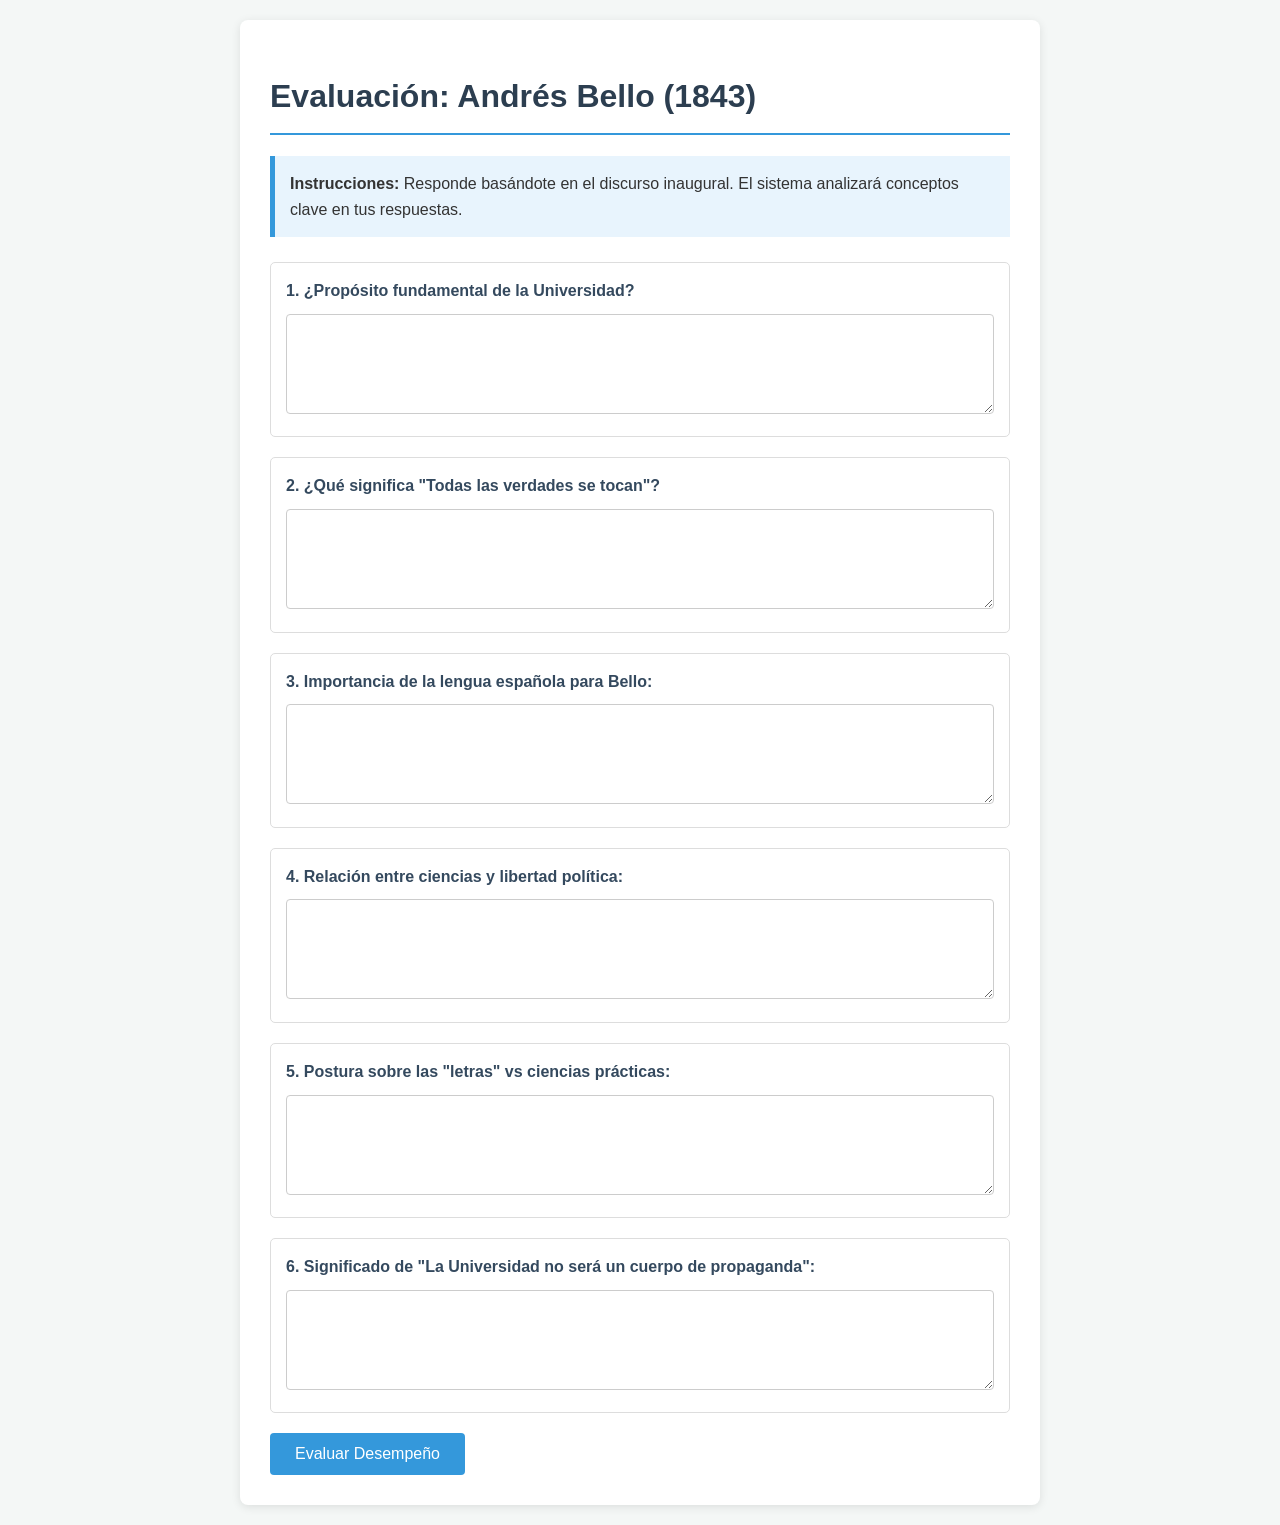
<file: index.html>
<!DOCTYPE html>
<html lang="es">
<head>
    <meta charset="UTF-8">
    <meta name="viewport" content="width=device-width, initial-scale=1.0">
    <title>Evaluación: Discurso de Andrés Bello (1843)</title>
    <style>
        body { font-family: 'Segoe UI', Tahoma, Geneva, Verdana, sans-serif; line-height: 1.6; color: #333; max-width: 800px; margin: 0 auto; padding: 20px; background-color: #f4f7f6; }
        .container { background: white; padding: 30px; border-radius: 8px; box-shadow: 0 2px 10px rgba(0,0,0,0.1); }
        h1 { color: #2c3e50; border-bottom: 2px solid #3498db; padding-bottom: 10px; }
        .instructions { background: #e8f4fd; padding: 15px; border-left: 5px solid #3498db; margin-bottom: 25px; }
        .question-block { margin-bottom: 20px; padding: 15px; border: 1px solid #ddd; border-radius: 5px; }
        label { font-weight: bold; display: block; margin-bottom: 10px; color: #34495e; }
        textarea { width: 100%; height: 100px; padding: 10px; border: 1px solid #ccc; border-radius: 4px; resize: vertical; box-sizing: border-box; }
        .btn-group { display: flex; gap: 10px; margin-top: 15px; flex-wrap: wrap; }
        button { background-color: #3498db; color: white; padding: 12px 25px; border: none; border-radius: 4px; cursor: pointer; font-size: 16px; transition: background 0.3s; }
        button:hover { background-color: #2980b9; }
        .btn-download { background-color: #27ae60; }
        .btn-download:hover { background-color: #219150; }
        #results { margin-top: 30px; display: none; }
        .feedback-item { padding: 10px; margin-top: 10px; border-radius: 4px; border: 1px solid #eee; }
        .correct { background-color: #d4edda; border-left: 5px solid #28a745; }
        .incorrect { background-color: #f8d7da; border-left: 5px solid #dc3545; }
        .score-display { font-size: 24px; font-weight: bold; margin-bottom: 20px; text-align: center; color: #2c3e50; }
        
        @media print {
            .instructions, button, textarea, .btn-group { display: none !important; }
            .container { box-shadow: none; border: none; }
            #results { display: block !important; }
            textarea { border: none; display: block !important; font-style: italic; }
        }
    </style>
</head>
<body>

<div class="container" id="main-content">
    <h1>Evaluación: Andrés Bello (1843)</h1>

    <div class="instructions">
        <strong>Instrucciones:</strong> Responde basándote en el discurso inaugural. El sistema analizará conceptos clave en tus respuestas.
    </div>

    <div id="quiz-form">
        <div class="question-block"><label>1. ¿Propósito fundamental de la Universidad?</label><textarea id="q1"></textarea></div>
        <div class="question-block"><label>2. ¿Qué significa "Todas las verdades se tocan"?</label><textarea id="q2"></textarea></div>
        <div class="question-block"><label>3. Importancia de la lengua española para Bello:</label><textarea id="q3"></textarea></div>
        <div class="question-block"><label>4. Relación entre ciencias y libertad política:</label><textarea id="q4"></textarea></div>
        <div class="question-block"><label>5. Postura sobre las "letras" vs ciencias prácticas:</label><textarea id="q5"></textarea></div>
        <div class="question-block"><label>6. Significado de "La Universidad no será un cuerpo de propaganda":</label><textarea id="q6"></textarea></div>

        <div class="btn-group">
            <button onclick="evaluateQuiz()">Evaluar Desempeño</button>
        </div>
    </div>

    <div id="results">
        <div class="score-display" id="total-score"></div>
        <div id="feedback-list"></div>
        <div class="btn-group">
            <button class="btn-download" onclick="window.print()">Descargar PDF</button>
            <button class="btn-download" onclick="downloadTXT()">Descargar Texto (.txt)</button>
        </div>
    </div>
</div>

<script>
    const evaluationCriteria = [
        { kw: ["progreso", "civilización", "cultura", "libertad"], fb: "Correcto. Bello destaca la universidad como pilar de la civilización." },
        { kw: ["conexión", "interdisciplinar", "conocimiento", "unión"], fb: "Bien. Se refiere a la unidad orgánica del saber humano." },
        { kw: ["identidad", "vínculo", "patrimonio", "comunicación"], fb: "Así es. La lengua es el lazo cultural de la nación." },
        { kw: ["ilustración", "pensamiento", "pueblo", "independencia"], fb: "Correcto. La ciencia garantiza una libertad real, no solo nominal." },
        { kw: ["equilibrio", "necesarias", "espíritu", "humana"], fb: "Excelente. Las letras cultivan la moral y el pensamiento crítico." },
        { kw: ["dogma", "política", "independencia", "autonomía"], fb: "Muy bien. Defiende la objetividad frente a facciones políticas." }
    ];

    function evaluateQuiz() {
        let score = 0;
        const feedbackList = document.getElementById('feedback-list');
        feedbackList.innerHTML = '';
        
        for (let i = 1; i <= 6; i++) {
            const answer = document.getElementById(`q${i}`).value.toLowerCase();
            const criteria = evaluationCriteria[i-1];
            const matched = criteria.kw.filter(word => answer.includes(word));
            
            let points = matched.length >= 2 ? 1 : (matched.length === 1 ? 0.5 : 0);
            score += points;

            const div = document.createElement('div');
            div.className = `feedback-item ${points >= 0.5 ? 'correct' : 'incorrect'}`;
            div.innerHTML = `<strong>P${i}:</strong> ${points === 1 ? criteria.fb : 'Incompleta. Faltaron conceptos como: ' + criteria.kw.slice(0,2).join(', ')}<br><small>Tu respuesta: ${answer}</small>`;
            feedbackList.appendChild(div);
        }

        document.getElementById('total-score').innerHTML = `Aprobación: ${Math.round((score/6)*100)}%`;
        document.getElementById('results').style.display = 'block';
        window.scrollTo(0, document.body.scrollHeight);
    }

    function downloadTXT() {
        let content = "RESULTADOS DE EVALUACIÓN - ANDRÉS BELLO\n";
        content += document.getElementById('total-score').innerText + "\n\n";
        
        for (let i = 1; i <= 6; i++) {
            content += `Pregunta ${i}: ${document.getElementById(`q${i}`).value}\n`;
        }
        
        const blob = new Blob([content], { type: 'text/plain' });
        const a = document.createElement('a');
        a.href = URL.createObjectURL(blob);
        a.download = 'resultados_evaluacion.txt';
        a.click();
    }
</script>

</body>
</html>
</file>
